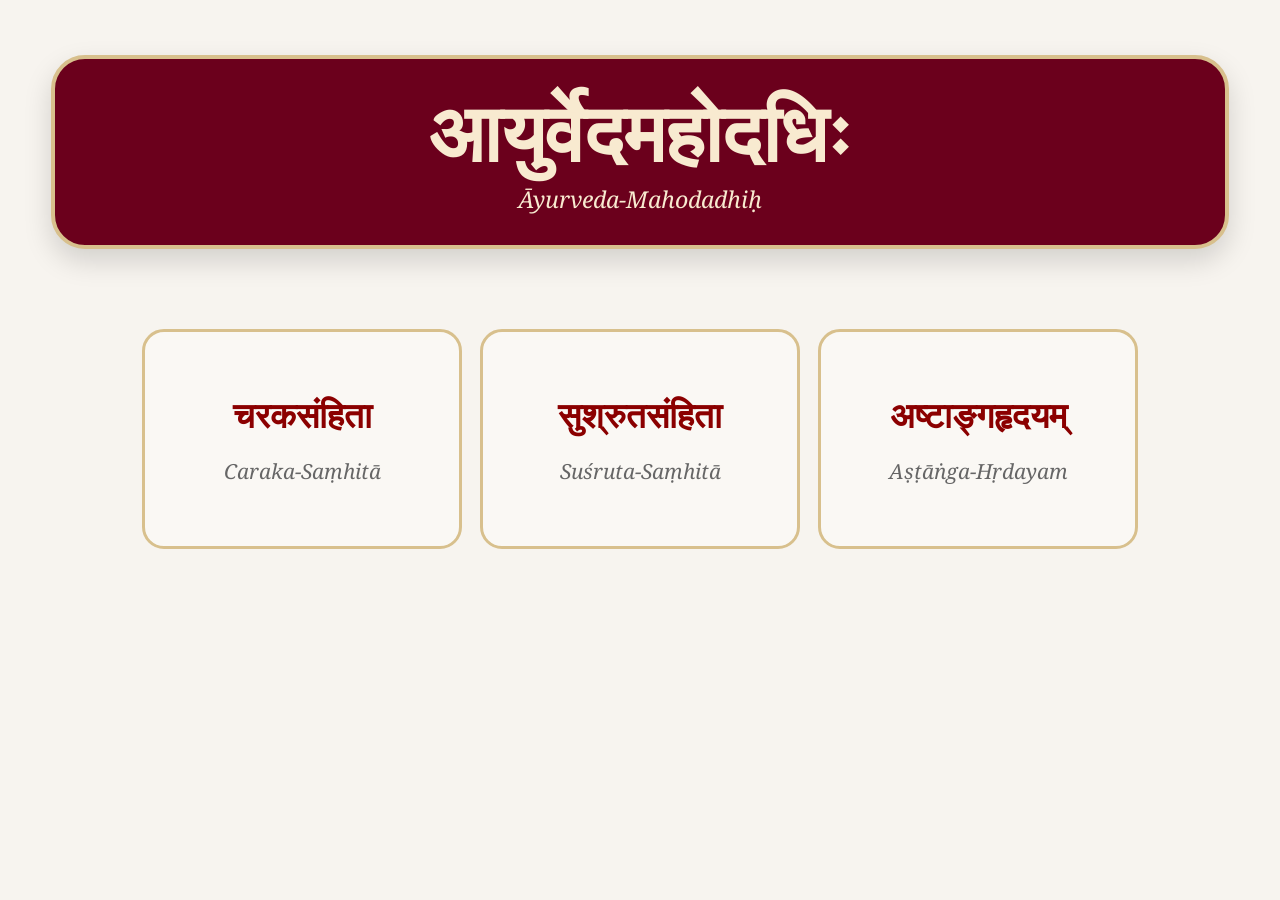
<file: index.html>
<!DOCTYPE html>
<html lang="en">

<head>
<meta charset="UTF-8">
<meta name="viewport" content="width=device-width, initial-scale=1.0">

<title>Āyurveda-Mahodadhiḥ</title>

<link rel="stylesheet" href="style.css">

<link href="https://fonts.googleapis.com/css2?family=Noto+Serif:wght@400;600;700&display=swap" rel="stylesheet">

</head>

<body>

<header>

<div class="title-box">

<div class="title-sanskrit">
आयुर्वेदमहोदधिः
</div>

<div class="title-iast">
Āyurveda-Mahodadhiḥ
</div>

</div>

</header>

<section class="cards-container">

<div class="card" id="charaka-card">

<h2>चरकसंहिता</h2>

<p>Caraka-Saṃhitā</p>

</div>

<div class="card" id="sushruta-card">

<h2>सुश्रुतसंहिता</h2>

<p>Suśruta-Saṃhitā</p>

</div>

<div class="card" id="ashtanga-card">

<h2>अष्टाङ्गहृदयम्</h2>

<p>Aṣṭāṅga-Hṛdayam</p>

</div>

</section>

<script src="script.js"></script>

</body>

</html>
</file>
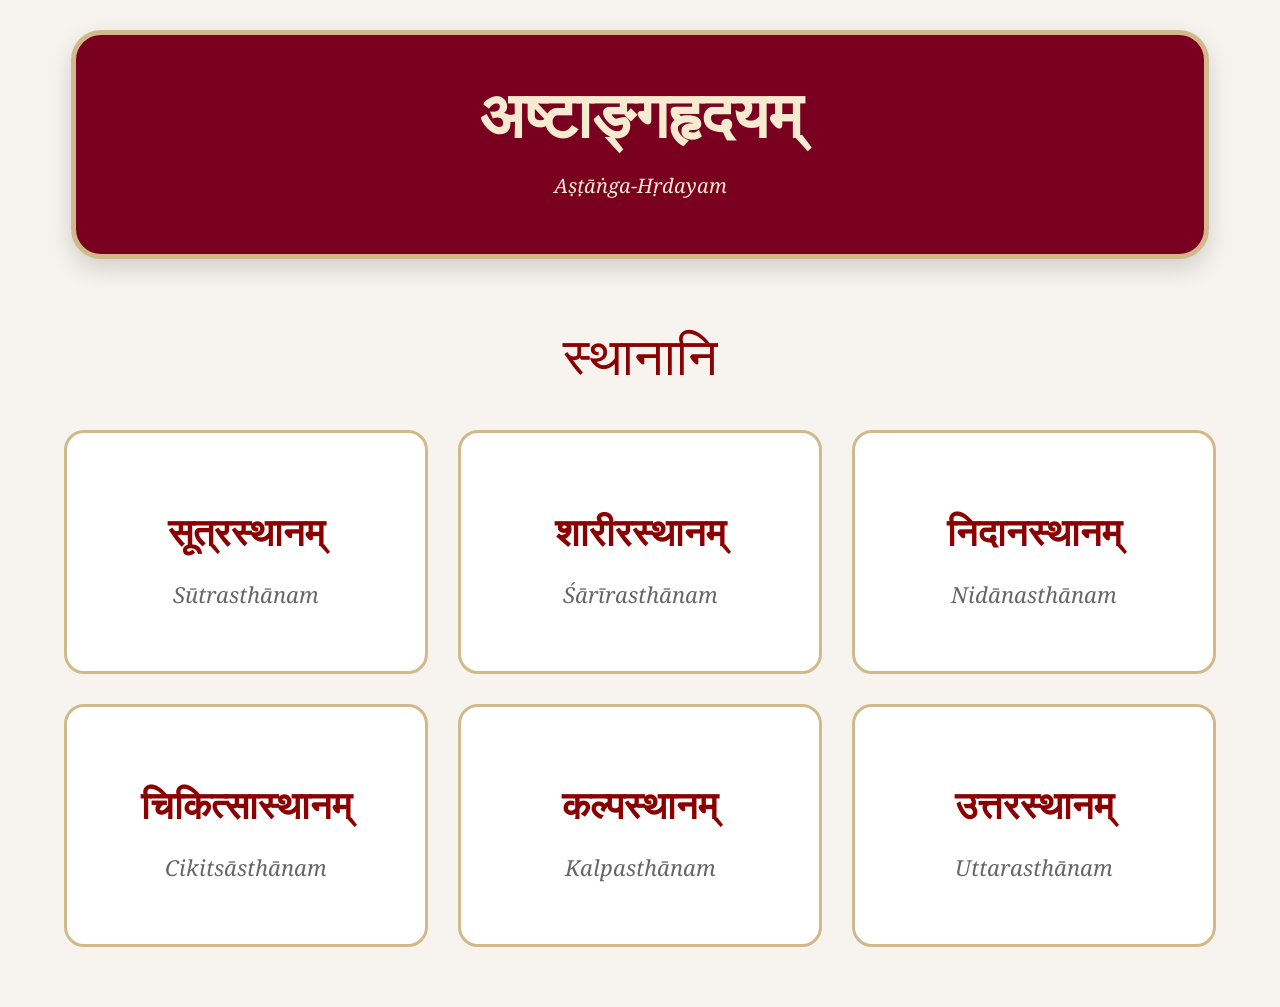
<file: ah/index.html>
<!DOCTYPE html>
<html lang="en">

<head>
<meta charset="UTF-8">
<meta name="viewport" content="width=device-width, initial-scale=1.0">

<title>Aṣṭāṅga-Hṛdayam</title>

<link href="https://fonts.googleapis.com/css2?family=Noto+Serif:wght@400;600;700&display=swap" rel="stylesheet">

<style>

body{
margin:0;
padding:0;
background:#f7f4ef;
font-family:'Noto Serif', serif;
}

.header-box{
width:85%;
margin:30px auto;
background:#7a001f;
border:5px solid #d2b98b;
border-radius:30px;
text-align:center;
padding:35px 20px;
box-shadow:0 10px 25px rgba(0,0,0,0.15);
}

.header-box h1{
margin:0;
font-size:64px;
color:#f6ead0;
}

.header-box p{
margin-top:15px;
font-size:20px;
font-style:italic;
color:#f6ead0;
}

.subtitle{
text-align:center;
font-size:52px;
color:#8b0000;
margin-top:60px;
margin-bottom:40px;
}

.grid{
width:90%;
margin:auto;
display:grid;
grid-template-columns:repeat(3,1fr);
gap:30px;
padding-bottom:60px;
}

.card{
background:white;
border:3px solid #d2b98b;
border-radius:20px;
padding:40px;
text-align:center;
cursor:pointer;
transition:0.3s;
}

.card:hover{
transform:translateY(-5px);
box-shadow:0 8px 20px rgba(0,0,0,0.12);
}

.card h2{
color:#8b0000;
font-size:38px;
margin-bottom:20px;
}

.card p{
font-size:22px;
font-style:italic;
color:#666;
}

@media(max-width:900px){

.grid{
grid-template-columns:1fr;
}

.header-box h1{
font-size:42px;
}

.subtitle{
font-size:34px;
}

}

</style>

<script>

function comingSoon(){
alert("Coming Soon");
}

</script>

</head>

<body>

<div class="header-box">
<h1>अष्टाङ्गहृदयम्</h1>
<p>Aṣṭāṅga-Hṛdayam</p>
</div>

<div class="subtitle">
स्थानानि
</div>

<div class="grid">

<div class="card"
onclick="window.location.href='sutrasthana.html'">
<h2>सूत्रस्थानम्</h2>
<p>Sūtrasthānam</p>
</div>

<div class="card"
onclick="comingSoon()">
<h2>शारीरस्थानम्</h2>
<p>Śārīrasthānam</p>
</div>

<div class="card"
onclick="comingSoon()">
<h2>निदानस्थानम्</h2>
<p>Nidānasthānam</p>
</div>

<div class="card"
onclick="comingSoon()">
<h2>चिकित्सास्थानम्</h2>
<p>Cikitsāsthānam</p>
</div>

<div class="card"
onclick="comingSoon()">
<h2>कल्पस्थानम्</h2>
<p>Kalpasthānam</p>
</div>

<div class="card"
onclick="comingSoon()">
<h2>उत्तरस्थानम्</h2>
<p>Uttarasthānam</p>
</div>

</div>

</body>
</html>
</file>
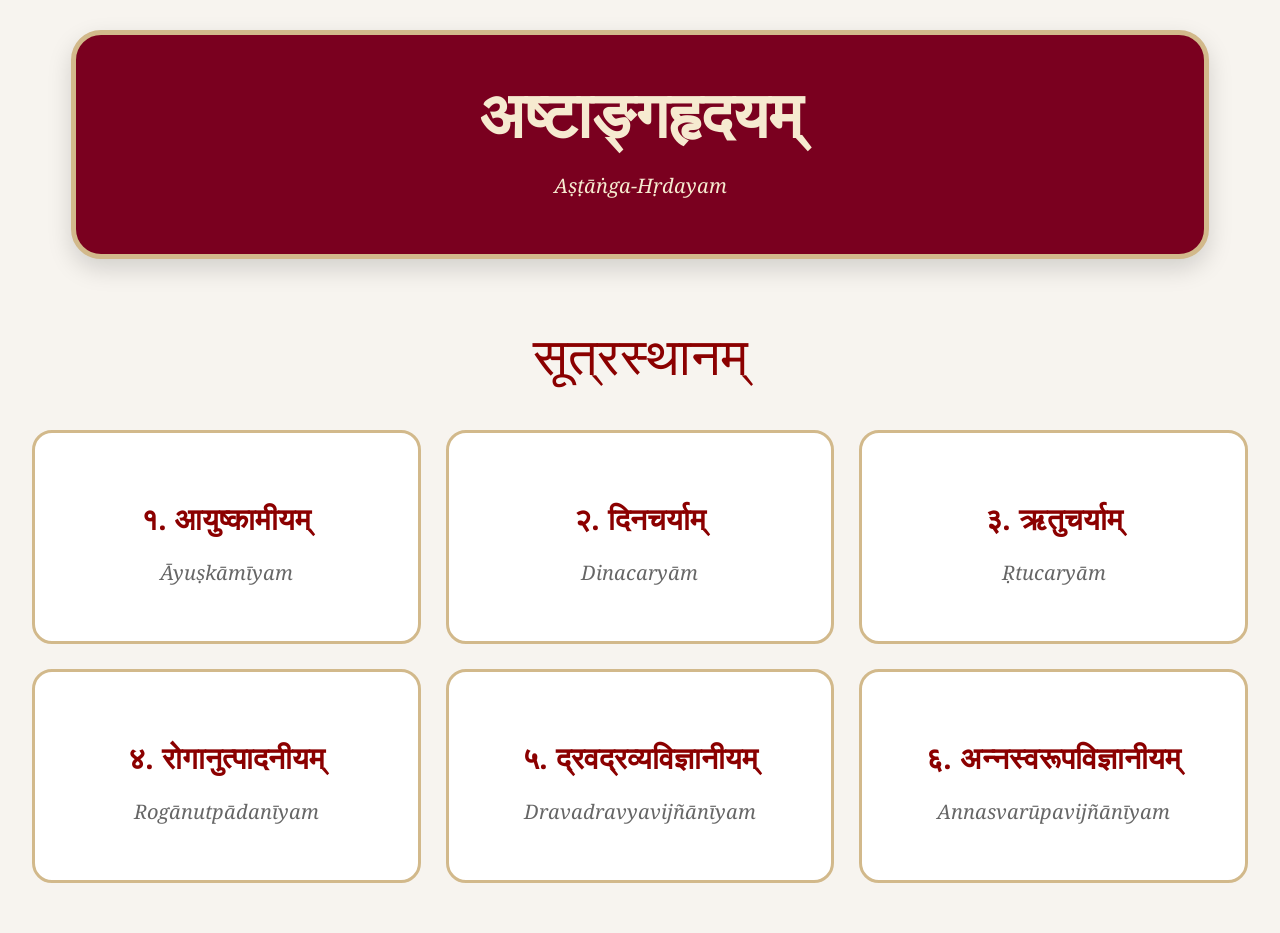
<file: ah/sutrasthana.html>
<!DOCTYPE html>
<html lang="en">

<head>
<meta charset="UTF-8">
<meta name="viewport" content="width=device-width, initial-scale=1.0">

<title>Sūtrasthānam</title>

<link href="https://fonts.googleapis.com/css2?family=Noto+Serif:wght@400;600;700&display=swap" rel="stylesheet">

<style>

body{
margin:0;
padding:0;
background:#f7f4ef;
font-family:'Noto Serif', serif;
}

.header-box{
width:85%;
margin:30px auto;
background:#7a001f;
border:5px solid #d2b98b;
border-radius:30px;
text-align:center;
padding:35px 20px;
box-shadow:0 10px 25px rgba(0,0,0,0.15);
}

.header-box h1{
margin:0;
font-size:64px;
color:#f6ead0;
}

.header-box p{
margin-top:15px;
font-size:20px;
font-style:italic;
color:#f6ead0;
}

.subtitle{
text-align:center;
font-size:52px;
color:#8b0000;
margin-top:60px;
margin-bottom:40px;
}

.chapter-grid{
width:95%;
margin:auto;
display:grid;
grid-template-columns:repeat(3,1fr);
gap:25px;
padding-bottom:50px;
}

.chapter-card{
background:white;
border:3px solid #d2b98b;
border-radius:20px;
padding:35px;
text-align:center;
cursor:pointer;
transition:0.3s;
}

.chapter-card:hover{
transform:translateY(-5px);
box-shadow:0 8px 20px rgba(0,0,0,0.12);
}

.chapter-card h3{
font-size:30px;
color:#8b0000;
margin-bottom:15px;
}

.chapter-card p{
font-size:20px;
font-style:italic;
color:#666;
}

@media(max-width:900px){

.chapter-grid{
grid-template-columns:1fr;
}

.header-box h1{
font-size:42px;
}

.subtitle{
font-size:34px;
}

}

function comingSoon(){
alert("Coming Soon");
}

</style>

<script>
function comingSoon(){
alert("Coming Soon");
}
</script>

</head>

<body>

<div class="header-box">
<h1>अष्टाङ्गहृदयम्</h1>
<p>Aṣṭāṅga-Hṛdayam</p>
</div>

<div class="subtitle">
सूत्रस्थानम्
</div>

<div class="chapter-grid">

<div class="chapter-card"
onclick="window.location.href='chapters/ah-su-01.html'">
<h3>१. आयुष्कामीयम्</h3>
<p>Āyuṣkāmīyam</p>
</div>

<div class="chapter-card" onclick="comingSoon()">
<h3>२. दिनचर्याम्</h3>
<p>Dinacaryām</p>
</div>

<div class="chapter-card" onclick="comingSoon()">
<h3>३. ऋतुचर्याम्</h3>
<p>Ṛtucaryām</p>
</div>

<div class="chapter-card" onclick="comingSoon()">
<h3>४. रोगानुत्पादनीयम्</h3>
<p>Rogānutpādanīyam</p>
</div>

<div class="chapter-card" onclick="comingSoon()">
<h3>५. द्रवद्रव्यविज्ञानीयम्</h3>
<p>Dravadravyavijñānīyam</p>
</div>

<div class="chapter-card" onclick="comingSoon()">
<h3>६. अन्नस्वरूपविज्ञानीयम्</h3>
<p>Annasvarūpavijñānīyam</p>
</div>

</div>

</body>
</html>
</file>
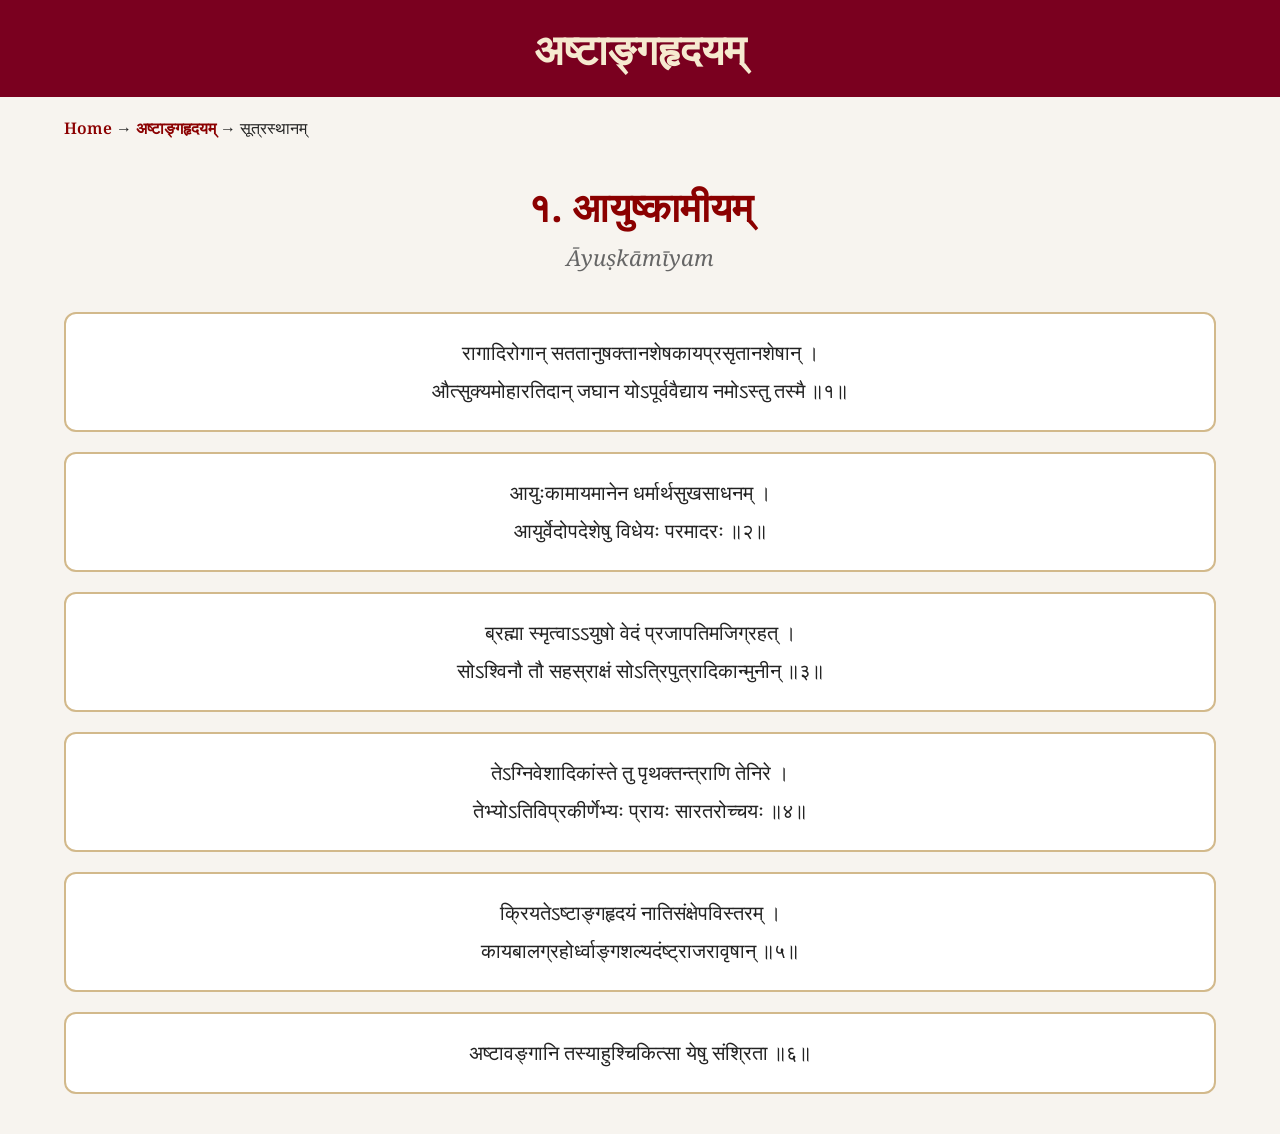
<file: ah/chapters/ah-su-01.html>
<!DOCTYPE html>
<html lang="en">

<head>
<meta charset="UTF-8">
<meta name="viewport" content="width=device-width, initial-scale=1.0">

<title>Āyuṣkāmīyam</title>

<link href="https://fonts.googleapis.com/css2?family=Noto+Serif:wght@400;600;700&display=swap" rel="stylesheet">

<style>

body{
margin:0;
padding:0;
background:#f7f4ef;
font-family:'Noto Serif',serif;
color:#222;
}

.header{
background:#7a001f;
color:#f6ead0;
padding:20px;
text-align:center;
}

.header h1{
margin:0;
font-size:42px;
}

.breadcrumb{
width:90%;
margin:20px auto;
font-size:16px;
}

.breadcrumb a{
text-decoration:none;
color:#8b0000;
font-weight:600;
}

.chapter-title{
text-align:center;
margin-top:40px;
}

.chapter-title h2{
font-size:40px;
color:#8b0000;
margin-bottom:8px;
}

.chapter-title p{
font-size:22px;
font-style:italic;
color:#666;
margin-top:0;
}

.verse-list{
width:90%;
margin:40px auto;
}

.verse-item{
display:block;
text-decoration:none;
color:#222;
background:white;
border:2px solid #d2b98b;
border-radius:12px;
padding:20px;
margin-bottom:20px;
transition:0.2s;
}

.verse-item:hover{
background:#fcf8f2;
transform:translateY(-2px);
}

.verse-text{
font-size:20px;
line-height:1.9;
text-align:center;
}

@media(max-width:900px){

.header h1{
font-size:32px;
}

.chapter-title h2{
font-size:30px;
}

.chapter-title p{
font-size:18px;
}

.verse-text{
font-size:17px;
}

}

</style>

</head>

<body>

<div class="header">
<h1>अष्टाङ्गहृदयम्</h1>
</div>

<div class="breadcrumb">
<a href="../../index.html">Home</a> →
<a href="../index.html">अष्टाङ्गहृदयम्</a> →
सूत्रस्थानम्
</div>

<div class="chapter-title">
<h2>१. आयुष्कामीयम्</h2>
<p>Āyuṣkāmīyam</p>
</div>

<div class="verse-list">

<a class="verse-item" href="verse-01.html">
<div class="verse-text">
रागादिरोगान् सततानुषक्तानशेषकायप्रसृतानशेषान् ।<br>
औत्सुक्यमोहारतिदान् जघान योऽपूर्ववैद्याय नमोऽस्तु तस्मै ॥१॥
</div>
</a>

<a class="verse-item" href="verse-02.html">
<div class="verse-text">
आयुःकामायमानेन धर्मार्थसुखसाधनम् ।<br>
आयुर्वेदोपदेशेषु विधेयः परमादरः ॥२॥
</div>
</a>

<a class="verse-item" href="verse-03.html">
<div class="verse-text">
ब्रह्मा स्मृत्वाऽऽयुषो वेदं प्रजापतिमजिग्रहत् ।<br>
सोऽश्विनौ तौ सहस्राक्षं सोऽत्रिपुत्रादिकान्मुनीन् ॥३॥
</div>
</a>

<a class="verse-item" href="verse-04.html">
<div class="verse-text">
तेऽग्निवेशादिकांस्ते तु पृथक्तन्त्राणि तेनिरे ।<br>
तेभ्योऽतिविप्रकीर्णेभ्यः प्रायः सारतरोच्चयः ॥४॥
</div>
</a>

<a class="verse-item" href="verse-05.html">
<div class="verse-text">
क्रियतेऽष्टाङ्गहृदयं नातिसंक्षेपविस्तरम् ।<br>
कायबालग्रहोर्ध्वाङ्गशल्यदंष्ट्राजरावृषान् ॥५॥
</div>
</a>

<a class="verse-item" href="verse-06.html">
<div class="verse-text">
अष्टावङ्गानि तस्याहुश्चिकित्सा येषु संश्रिता ॥६॥
</div>
</a>

</div>

</body>
</html>
</file>
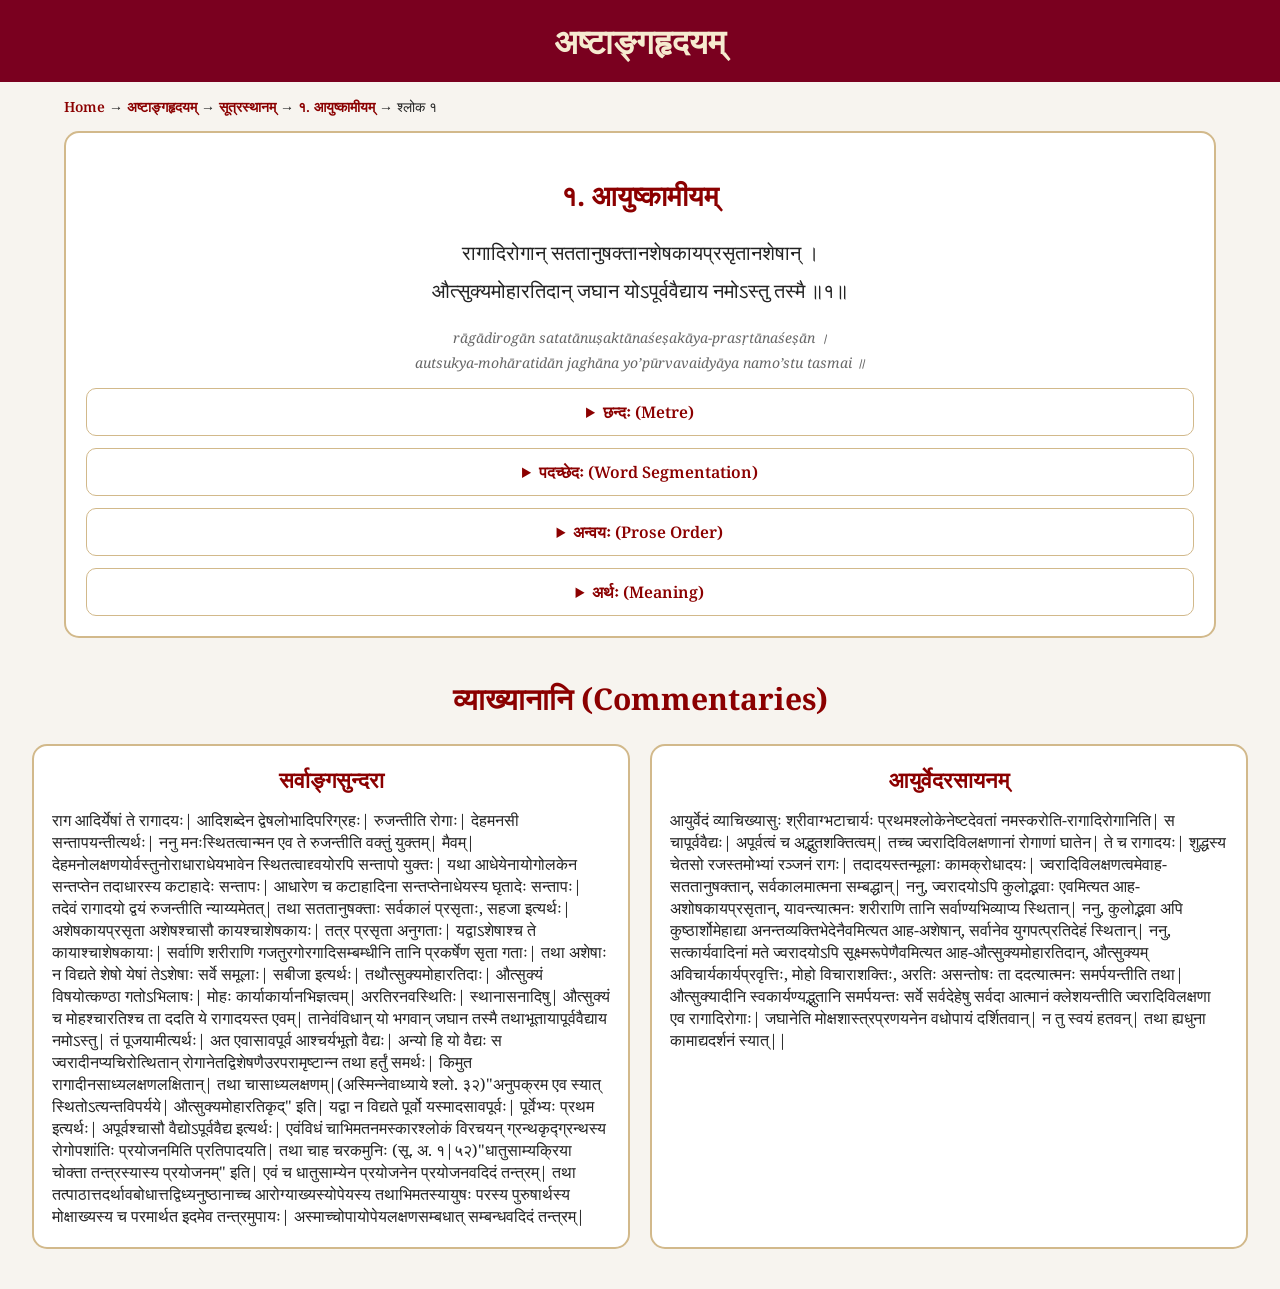
<file: ah/chapters/verse-01.html>
<!DOCTYPE html>
<html lang="en">

<head>
<meta charset="UTF-8">
<meta name="viewport" content="width=device-width, initial-scale=1.0">

<title>Āyuṣkāmīyam </title>

<link href="https://fonts.googleapis.com/css2?family=Noto+Serif:wght@400;600;700&display=swap" rel="stylesheet">

<style>

body{
margin:0;
padding:0;
background:#f7f4ef;
font-family:'Noto Serif',serif;
color:#222;
}

.header{
background:#7a001f;
color:#f6ead0;
padding:18px;
text-align:center;
}

.header h1{
margin:0;
font-size:34px;
}

.breadcrumb{
width:90%;
margin:15px auto;
font-size:14px;
}

.breadcrumb a{
text-decoration:none;
color:#8b0000;
font-weight:600;
}

.container{
width:90%;
margin:auto;
margin-bottom:40px;
}

.content-panel{
background:white;
border:2px solid #d2b98b;
border-radius:15px;
padding:20px;
}

.chapter-title{
text-align:center;
}

.chapter-title h2{
font-size:28px;
color:#8b0000;
margin-bottom:5px;
}

.chapter-title p{
font-size:16px;
font-style:italic;
color:#666;
margin-top:0;
}

.verse{
font-size:20px;
line-height:1.9;
text-align:center;
margin-top:20px;
}

.transliteration{
font-size:14px;
line-height:1.8;
text-align:center;
margin-top:15px;
font-style:italic;
color:#666;
}

details{
margin-top:12px;
border:1px solid #d2b98b;
border-radius:10px;
padding:12px;
background:white;
text-align:center;
}

summary{
cursor:pointer;
font-size:16px;
font-weight:600;
color:#8b0000;
}

.word{
display:inline-block;
padding:6px 10px;
margin:4px;
border:1px solid #d2b98b;
border-radius:6px;
cursor:pointer;
}

.word:hover{
background:#f5ecdf;
}

.inspector{
width:100%;
box-sizing:border-box;
border:1px solid #d2b98b;

border-radius:10px;
padding:15px;
background:#fafafa;
margin-bottom:20px;

position:sticky;
top:20px;
z-index:10;
}

.inspector h3{
margin-top:0;
color:#8b0000;
}

.row{
padding:6px 0;
border-bottom:1px solid #eee;
font-size:14px;
}

.mode{
margin-bottom:15px;
font-size:14px;
}
/* COMMENTARY SECTION */

.commentary-wrapper{
    width:95%;
    margin:40px auto;
}

.commentary-title{
    text-align:center;
    color:#8b0000;
    font-size:30px;
    margin-bottom:25px;
}
.commentary-grid{
display:grid;
grid-template-columns:1fr 1fr;
gap:20px;
margin-top:25px;
}

.commentary-box{
background:white;
border:2px solid #d2b98b;
border-radius:15px;
padding:18px;
}

.commentary-box h3{
margin-top:0;
margin-bottom:15px;
text-align:center;
color:#8b0000;
font-size:22px;
}

.commentary-content{
height:420px;
overflow-y:auto;
}

.analysis-section{
margin-top:18px;
padding-top:10px;
border-top:1px solid #eee;
}

.analysis-section h4{
color:#8b0000;
margin:5px 0 8px;
font-size:17px;
}

@media(max-width:900px){

.container{
grid-template-columns:1fr;
}

.verse{
font-size:18px;
}

}

</style>

<script>

function showGrammar(word){

const grammar = {

"रागादि-रोगान्": `
<h4>रागादि-रोगान्</h4>

<div class="analysis-section">
<h4>पदपरिचयः</h4>
<div class="row"><b>मूलप्रातिपदिकम्</b> : रागादिरोग</div>
<div class="row"><b>पदप्रकारः</b> : पुंल्लिङ्ग, द्वितीयाविभक्ति, बहुवचन</div>
<div class="row"><b>विवरणम्</b> : राग आदि से उत्पन्न रोगों को।</div>
</div>

<div class="analysis-section">
<h4>सन्धिः</h4>
<div class="row"><b>विग्रहः</b> : राग + आदि </div>
<div class="row"><b>नियमः</b> : दीर्घसन्धिः — अकः सवर्णे दीर्घः</div>
</div>

<div class="analysis-section">
<h4>समासः</h4>
<div class="row"><b>विग्रहः</b> : रागः आदिर् येषां ते रागादयः (बहुव्रीहिः), रागादयः एव रोगाः (कर्मधारयः), तान्।</div>
<div class="row"><b>समास-नाम</b> : बहुव्रीहिगर्भित-कर्मधारय</div>
</div>
`,

"सतत-अनुषक्तान्": `
<h4>सततानुषक्तान्</h4>

<div class="analysis-section">
<h4>पदपरिचयः</h4>
<div class="row"><b>मूलप्रातिपदिकम्</b> : सततानुषक्त</div>
<div class="row"><b>पदप्रकारः</b> : पुंल्लिङ्ग, द्वितीयाविभक्ति, बहुवचन</div>
<div class="row"><b>विवरणम्</b> : लगातार लगे रहने वाले।</div>
</div>

<div class="analysis-section">
<h4>सन्धिः</h4>
<div class="row"><b>विग्रहः</b> : सतत + अनुषक्तान्</div>
<div class="row"><b>नियमः</b> : दीर्घसन्धिः — अकः सवर्णे दीर्घः</div>
</div>

<div class="analysis-section">
<h4>समासः</h4>
<div class="row"><b>विग्रहः</b> : सततम् अनुषक्ताः तान्।</div>
<div class="row"><b>समास-नाम</b> : द्वितीया-तत्पुरुष</div>
</div>
`,

"अशेष-काय-प्रसृतान्": `
<h4>अशेषकायप्रसृतान्</h4>

<div class="analysis-section">
<h4>पदपरिचयः</h4>
<div class="row"><b>मूलप्रातिपदिकम्</b> : अशेषकायप्रसृत</div>
<div class="row"><b>पदप्रकारः</b> : पुंल्लिङ्ग, द्वितीयाविभक्ति, बहुवचन</div>
<div class="row"><b>विवरणम्</b> : सम्पूर्ण शरीर में फैले हुए, सभी को।</div>
</div>


<div class="analysis-section">
<h4>समासः</h4>
<div class="row"><b>विग्रहः</b> : न शेषः अशेषः (नञ् तत्पुरुष), अशेषे कायॆ प्रसृताः (सप्तमी तत्पुरुष)</div>
<div class="row"><b>समास-नाम</b> : नञ्-तत्पुरुष, सप्तमी-तत्पुरुष</div>
</div>
`,

"अशेषान्": `
<h4>अशेषान्</h4>

<div class="analysis-section">
<h4>पदपरिचयः</h4>
<div class="row"><b>पदप्रकारः</b> : पुंल्लिङ्ग, द्वितीयाविभक्ति, बहुवचन</div>
<div class="row"><b>विवरणम्</b> : सभी को।</div>
</div>

<div class="analysis-section">
<h4>समासः</h4>
<div class="row"><b>विग्रहः</b> : न शेषः अशेषः (नञ् तत्पुरुष) तान्</div>
</div>
`,

"औत्सुक्य-मोह-अरति-दान्": `
<h4>औत्सुक्यमोहारतिदान्</h4>

<div class="analysis-section">
<h4>पदपरिचयः</h4>
<div class="row"><b>मूलप्रातिपदिकम्</b> : औत्सुक्यमोहारतिद</div>
<div class="row"><b>पदप्रकारः</b> : पुंल्लिङ्ग, द्वितीयाविभक्ति, बहुवचन</div>
<div class="row"><b>विवरणम्</b> : उत्सुकता, मोह और अरुचि (बेचैनी) देने वाले (रोगों) को।</div>
</div>

<div class="analysis-section">
<h4>सन्धिः</h4>
<div class="row"><b>विग्रहः</b> : औत्सुक्यमोह + अरतिदान्</div>
<div class="row"><b>नियमः</b> : दीर्घसन्धिः — अकः सवर्णे दीर्घः</div>
</div>

<div class="analysis-section">
<h4>समासः</h4>
<div class="row"><b>विग्रहः</b> : औत्सुक्यं च मोहश्च अरतिश्च (इतरेतरद्वन्द्वः), औत्सुक्यमोहारतयः ददति ये तान्।</div>
<div class="row"><b>समास-नाम</b> : इतरेतरद्वन्द्वगर्भित-उपपद-तत्पुरुष</div>
</div>
`,

"जघान": `
<h4>जघान</h4>

<div class="analysis-section">
<h4>पदपरिचयः</h4>
<div class="row"><b>धातुः</b> : हन् (धातु)</div>
<div class="row"><b>पदप्रकारः</b> : क्रियापदम्, लिट् लकारः, प्रथमपुरुषः, एकवचनम्</div>
<div class="row"><b>विवरणम्</b> : मारा, नष्ट किया।</div>
</div>
`,

"अपूर्व-वैद्याय": `
<h4>अपूर्ववैद्याय</h4>

<div class="analysis-section">
<h4>पदपरिचयः</h4>
<div class="row"><b>मूलप्रातिपदिकम्</b> : अपूर्ववैद्य</div>
<div class="row"><b>पदप्रकारः</b> : पुंल्लिङ्ग, चतुर्थीविभक्ति, एकवचनम्</div>
<div class="row"><b>विवरणम्</b> : अद्भुत वैद्य के लिए।</div>
</div>

<div class="analysis-section">
<h4>समासः</h4>
<div class="row"><b>विग्रहः</b> : न पूर्वः अपूर्वः (नञ् तत्पुरुष), अपूर्वश्चासौ वैद्यश्च तस्मै।</div>
<div class="row"><b>समास-नाम</b> : नञ्-तत्पुरुष-कर्मधारय</div>
</div>
`,

"नमः": `
<h4>नमः</h4>

<div class="analysis-section">
<h4>पदपरिचयः</h4>
<div class="row"><b>मूलप्रातिपदिकम्</b> : नमस्</div>
<div class="row"><b>पदप्रकारः</b> : अव्ययम्</div>
<div class="row"><b>विवरणम्</b> : नमस्कार।</div>
</div>

<div class="analysis-section">
<h4>सन्धिः — परवर्ती पद सहित</h4>
<div class="row"><b>विग्रहः</b> : नमः + अस्तु</div>
<div class="row"><b>रूपम्</b> : नमोऽस्तु</div>
<div class="row"><b>नियमः</b> : विसर्गसन्धिः (उत्त्वम्) तथा पूर्वरूपसन्धिः</div>
<div class="row"><b>सूत्र</b> : अतो रोरप्लुतादप्लुते (6.1.113), हशि च (6.1.114), एङः पदान्तादति (6.1.109)</div>
</div>
`,

"अस्तु": `
<h4>अस्तु</h4>

<div class="analysis-section">
<h4>पदपरिचयः</h4>
<div class="row"><b>धातुः</b> : अस् (धातु)</div>
<div class="row"><b>पदप्रकारः</b> : क्रियापदम्, लोट् लकारः, प्रथमपुरुषः, एकवचनम्</div>
<div class="row"><b>विवरणम्</b> : होवे।</div>
</div>
`,

"तस्मै": `
<h4>तस्मै</h4>

<div class="analysis-section">
<h4>पदपरिचयः</h4>
<div class="row"><b>मूलप्रातिपदिकम्</b> : तद्</div>
<div class="row"><b>पदप्रकारः</b> : सर्वनाम, पुंल्लिङ्ग, चतुर्थीविभक्ति, एकवचनम्</div>
<div class="row"><b>विवरणम्</b> : उस (अपूर्व वैद्य) के लिए।</div>
</div>
`

};

const box = document.getElementById("grammarData");
box.innerHTML = grammar[word] || "<p>Grammar data coming soon.</p>";

}

</script>

</head>

<body>

<div class="header">
<h1>अष्टाङ्गहृदयम्</h1>
</div>

<div class="breadcrumb">
<a href="../../index.html">Home</a> →
<a href="../index.html">अष्टाङ्गहृदयम्</a> →
<a href="../sutrasthana.html">सूत्रस्थानम्</a> →
<a href="ah-su-01.html">१. आयुष्कामीयम्</a> →
श्लोक १
</div>

<div class="container">

<div class="content-panel">

<div class="chapter-title">
<h2>१. आयुष्कामीयम्</h2>
</div>

<div class="verse">
रागादिरोगान् सततानुषक्तानशेषकायप्रसृतानशेषान् ।<br>
औत्सुक्यमोहारतिदान् जघान योऽपूर्ववैद्याय नमोऽस्तु तस्मै ॥१॥
</div>

<div class="transliteration">
rāgādirogān satatānuṣaktānaśeṣakāya-prasṛtānaśeṣān ।<br>
autsukya-mohāratidān jaghāna yo’pūrvavaidyāya namo’stu tasmai ॥
</div>

<details>
<summary>छन्दः (Metre)</summary>

<p><strong>वृत्तम्:</strong> उपजातिः</p>

<p><strong>Metre:</strong> Upajāti</p>

<h4>लक्षणम् (Definition)</h4>

<p>
<strong>संस्कृतम् :</strong><br>
अनन्तरोदीरितलक्ष्मभाजौ पादौ यदीयावुपजातयस्ताः ।<br>
इत्थं किलान्यास्वपि मिश्रितासु वदन्ति जातिष्विदमेव नाम ॥
</p>

<p>
<strong>Transliteration :</strong><br>
anantarodīrita-lakṣma-bhājau pādau yadīyāv upajātayas tāḥ |<br>
itthaṃ kilānyāsv api miśritāsu vadanti jātiṣv idam eva nāma ||
</p>

<p>
<strong>Meaning :</strong><br>
A metre is called <b>Upajāti</b> when its quarters (pādas) are composed by combining the two closely related metres <b>Indravajrā</b> and <b>Upendravajrā</b> in any arrangement. Because it arises from the mixture of these two metres, it is known as <i>Upajāti</i> (“a derived or mixed class”).
</p>

<p>
<strong>Chandas Audio:</strong><br>
(Audio file to be added later)
</p>

</details>

<details>
<summary>पदच्छेदः (Word Segmentation)</summary>
<p style="font-size:14px; color:#666; font-style:italic; margin-top:10px;">
Click on any segmented word below to view its grammatical analysis.
</p>

<span class="word" onclick="showGrammar('रागादि-रोगान्')">रागादि-रोगान्</span>

<span class="word" onclick="showGrammar('सतत-अनुषक्तान्')">सतत-अनुषक्तान्</span>

<span class="word" onclick="showGrammar('अशेष-काय-प्रसृतान्')">अशेष-काय-प्रसृतान्</span>

<span class="word" onclick="showGrammar('अशेषान्')">अशेषान्</span>

<span class="word" onclick="showGrammar('औत्सुक्य-मोह-अरति-दान्')">औत्सुक्य-मोह-अरति-दान्</span>

<span class="word" onclick="showGrammar('जघान')">जघान</span>

<span class="word" onclick="showGrammar('अपूर्व-वैद्याय')">अपूर्व-वैद्याय</span>

<span class="word" onclick="showGrammar('नमः')">नमः</span>
  
<span class="word" onclick="showGrammar('अस्तु')">अस्तु</span>

<span class="word" onclick="showGrammar('तस्मै')">तस्मै</span>
<div class="inspector">
<h3>(Word Analysis)</h3>

<div id="grammarData">
    <p style="color:#666; font-style:italic;">
    </p>
</div>
</div>   <!-- inspector -->
</details>
<details>
<summary>अन्वयः (Prose Order)</summary>

<p>
यः सततानुषक्तान् अशेषकायप्रसृतान् अशेषान् औत्सुक्यमोहारतिदान् रागादिरोगान् जघान, तस्मै अपूर्ववैद्याय नमः अस्तु।
</p>

<table border="1" cellpadding="6" cellspacing="0"
style="width:100%;border-collapse:collapse;">

<tr>
<th>Sanskrit Word</th>
<th>Meaning in English</th>
</tr>

<tr><td>यः</td><td>who</td></tr>
<tr><td>सततानुषक्तान्</td><td>constantly associated with beings</td></tr>
<tr><td>अशेषकायप्रसृतान्</td><td>spread throughout the entire body</td></tr>
<tr><td>अशेषान्</td><td>without remainder; completely pervasive</td></tr>
<tr><td>औत्सुक्यमोहारतिदान्</td><td>causing anxiety, delusion, and dissatisfaction</td></tr>
<tr><td>रागादिरोगान्</td><td>the diseases beginning with attachment (such as attachment, aversion, etc.)</td></tr>
<tr><td>जघान</td><td>destroyed</td></tr>
<tr><td>तस्मै</td><td>to him</td></tr>
<tr><td>अपूर्ववैद्याय</td><td>to the unparalleled physician</td></tr>
<tr><td>नमः</td><td>salutation</td></tr>
<tr><td>अस्तु</td><td>let there be</td></tr>

</table>

</details>

<details>
<summary>अर्थः (Meaning)</summary>

<p>
Salutations to that unparalleled physician who destroyed the afflictions beginning with attachment, which remain constantly associated with living beings, pervade the entirety of embodied existence, and generate anxiety, delusion, and dissatisfaction.
</p>

</details>

</div>

<div class="right-panel">


</div>   <!-- right-panel -->

</div>   <!-- container -->
  <div class="commentary-wrapper">

    <h2 class="commentary-title">
        व्याख्यानानि (Commentaries)
    </h2>

    <div class="commentary-grid">

        <div class="commentary-box">
            <h3>सर्वाङ्गसुन्दरा</h3>

            <div class="commentary-content">
                राग आदिर्येषां ते रागादयः| आदिशब्देन द्वेषलोभादिपरिग्रहः| रुजन्तीति रोगाः| देहमनसी सन्तापयन्तीत्यर्थः| ननु मनःस्थितत्वान्मन एव ते रुजन्तीति वक्तुं युक्तम्| मैवम्| देहमनोलक्षणयोर्वस्तुनोराधाराधेयभावेन स्थितत्वाद्द्वयोरपि सन्तापो युक्तः| यथा आधेयेनायोगोलकेन सन्तप्तेन तदाधारस्य कटाहादेः सन्तापः| आधारेण च कटाहादिना सन्तप्तेनाधेयस्य घृतादेः सन्तापः| तदेवं रागादयो द्वयं रुजन्तीति न्याय्यमेतत्| तथा सततानुषक्ताः सर्वकालं प्रसृताः, सहजा इत्यर्थः| अशेषकायप्रसृता अशेषश्चासौ कायश्चाशेषकायः| तत्र प्रसृता अनुगताः| यद्वाऽशेषाश्च ते कायाश्चाशेषकायाः| सर्वाणि शरीराणि गजतुरगोरगादिसम्बम्धीनि तानि प्रकर्षेण सृता गताः| तथा अशेषाः न विद्यते शेषो येषां तेऽशेषाः सर्वे समूलाः| सबीजा इत्यर्थः| तथौत्सुक्यमोहारतिदाः| औत्सुक्यं विषयोत्कण्ठा गतोऽभिलाषः| मोहः कार्याकार्यानभिज्ञत्वम्| अरतिरनवस्थितिः| स्थानासनादिषु| औत्सुक्यं च मोहश्चारतिश्च ता ददति ये रागादयस्त एवम्| तानेवंविधान् यो भगवान् जघान तस्मै तथाभूतायापूर्ववैद्याय नमोऽस्तु| तं पूजयामीत्यर्थः| अत एवासावपूर्व आश्चर्यभूतो वैद्यः| अन्यो हि यो वैद्यः स ज्वरादीनप्यचिरोत्थितान् रोगानेतद्विशेषणैउरपरामृष्टान्न तथा हर्तुं समर्थः| किमुत रागादीनसाध्यलक्षणलक्षितान्| तथा चासाध्यलक्षणम्|(अस्मिन्नेवाध्याये श्लो. ३२)"अनुपक्रम एव स्यात् स्थितोऽत्यन्तविपर्यये| औत्सुक्यमोहारतिकृद्" इति| यद्वा न विद्यते पूर्वो यस्मादसावपूर्वः| पूर्वेभ्यः प्रथम इत्यर्थः| अपूर्वश्चासौ वैद्योऽपूर्ववैद्य इत्यर्थः| एवंविधं चाभिमतनमस्कारश्लोकं विरचयन् ग्रन्थकृद्ग्रन्थस्य रोगोपशांतिः प्रयोजनमिति प्रतिपादयति| तथा चाह चरकमुनिः (सू. अ. १|५२)"धातुसाम्यक्रिया चोक्ता तन्त्रस्यास्य प्रयोजनम्" इति| एवं च धातुसाम्येन प्रयोजनेन प्रयोजनवदिदं तन्त्रम्| तथा तत्पाठात्तदर्थावबोधात्तद्विध्यनुष्ठानाच्च आरोग्याख्यस्योपेयस्य तथाभिमतस्यायुषः परस्य पुरुषार्थस्य मोक्षाख्यस्य च परमार्थत इदमेव तन्त्रमुपायः| अस्माच्चोपायोपेयलक्षणसम्बधात् सम्बन्धवदिदं तन्त्रम्| तथा हेतुलिङ्गौषध्याख्यस्कन्धत्रयमस्याभिधेयं तेनाभिधेयेनाभिधेयवत्तन्त्रम्| एवं च ग्रन्थकृतात्र प्रयोजनसन्बन्धाभिधेया युक्त्यैवोक्ताः| इन्द्रवज्रोपेन्द्रवज्राविरचितत्वादुपजातिवृत्तम्| यथा, "अनन्तरापादितलक्ष्मशोभौ पादौ भवेतां विविधैर्विकल्पैः| यासामिमावन्ययतिप्रपञ्चौ स्मृताः स्मृतिज्ञैरुपजातयस्ताः||" इति| सर्वत्रैव चात्र तन्त्रेऽनुष्टुभा समानीप्रमाणीवितानादिभेदभिन्नतया विरचनम्| यत्पुनरवसरान्तरे वृत्तान्तरविरचनमिह तत्सलक्षणं व्यञ्जयिष्यामः|
            </div>

        </div>

        <div class="commentary-box">
            <h3>आयुर्वेदरसायनम्</h3>

            <div class="commentary-content">
                आयुर्वेदं व्याचिख्यासुः श्रीवाग्भटाचार्यः प्रथमश्लोकेनेष्टदेवतां नमस्करोति-रागादिरोगानिति| स चापूर्ववैद्यः| अपूर्वत्वं च अद्भुतशक्तित्वम्| तच्च ज्वरादिविलक्षणानां रोगाणां घातेन| ते च रागादयः| शुद्धस्य चेतसो रजस्तमोभ्यां रञ्जनं रागः| तदादयस्तन्मूलाः कामक्रोधादयः| ज्वरादिविलक्षणत्वमेवाह-सततानुषक्तान्, सर्वकालमात्मना सम्बद्धान्| ननु, ज्वरादयोऽपि कुलोद्भवाः एवमित्यत आह-अशोषकायप्रसृतान्, यावन्त्यात्मनः शरीराणि तानि सर्वाण्यभिव्याप्य स्थितान्| ननु, कुलोद्भवा अपि कुष्ठार्शोमेहाद्या अनन्तव्यक्तिभेदेनैवमित्यत आह-अशेषान्, सर्वानेव युगपत्प्रतिदेहं स्थितान्| ननु, सत्कार्यवादिनां मते ज्वरादयोऽपि सूक्ष्मरूपेणैवमित्यत आह-औत्सुक्यमोहारतिदान्, औत्सुक्यम् अविचार्यकार्यप्रवृत्तिः, मोहो विचाराशक्तिः, अरतिः असन्तोषः ता ददत्यात्मनः समर्पयन्तीति तथा| औत्सुक्यादीनि स्वकार्यण्यद्भुतानि समर्पयन्तः सर्वे सर्वदेहेषु सर्वदा आत्मानं क्लेशयन्तीति ज्वरादिविलक्षणा एव रागादिरोगाः| जघानेति मोक्षशास्त्रप्रणयनेन वधोपायं दर्शितवान्| न तु स्वयं हतवन्| तथा ह्यधुना कामाद्यदर्शनं स्यात्||
            </div>

        </div>

    </div>

</div>
</file>
<file: style.css>
*{
    margin:0;
    padding:0;
    box-sizing:border-box;
}

body{
    background:#f7f4ef;
    min-height:100vh;

    font-family:
    "Adobe Devanagari",
    "Noto Serif Devanagari",
    "Noto Serif",
    serif;
}

/* HEADER */

header{
    text-align:center;
    padding-top:55px;
}

.title-box{

    width:1400px;
    max-width:92%;

    margin:auto;

    background:#6b001c;

    border:4px solid #d8c08d;

    border-radius:34px;

    padding:30px 40px;

    box-shadow:0 12px 28px rgba(0,0,0,0.15);
}

.title-sanskrit{

    color:#f8ead0;

    font-size:5rem;

    font-weight:700;

    line-height:1.05;
}

.title-iast{

    color:#f8ead0;

    font-size:1.45rem;

    margin-top:10px;

    font-style:italic;
}

/* CARDS */

.cards-container{

    width:100%;

    max-width:1500px;

    margin:80px auto;

    display:flex;

    justify-content:center;

    align-items:center;

    gap:30px;

    padding:0 20px;

    flex-wrap:nowrap;
}

.card{

    width:360px;

    height:240px;

    background:#faf8f4;

    border:3px solid #d8c08d;

    border-radius:22px;

    display:flex;

    flex-direction:column;

    justify-content:center;

    align-items:center;

    flex-shrink:0;

    cursor:pointer;

    transition:all 0.3s ease;
}

.card:hover{

    transform:translateY(-6px);

    box-shadow:0 12px 24px rgba(0,0,0,0.12);

    border-color:#b89255;
}

.card h2{

    color:#8b0000;

    font-size:2.6rem;

    margin-bottom:22px;

    text-align:center;

    line-height:1.2;
}

.card p{

    color:#666;

    font-size:1.55rem;

    font-style:italic;
}

/* LAPTOPS */

@media(max-width:1300px){

.cards-container{

    gap:18px;
}

.card{

    width:320px;
    height:220px;
}

.card h2{

    font-size:2.2rem;
}

.card p{

    font-size:1.3rem;
}

}

/* TABLET */

@media(max-width:1100px){

.cards-container{

    flex-wrap:wrap;
}

}

/* MOBILE */

@media(max-width:768px){

.title-sanskrit{

    font-size:3rem;
}

.title-iast{

    font-size:1rem;
}

.card{

    width:90%;
}

}
</file>
